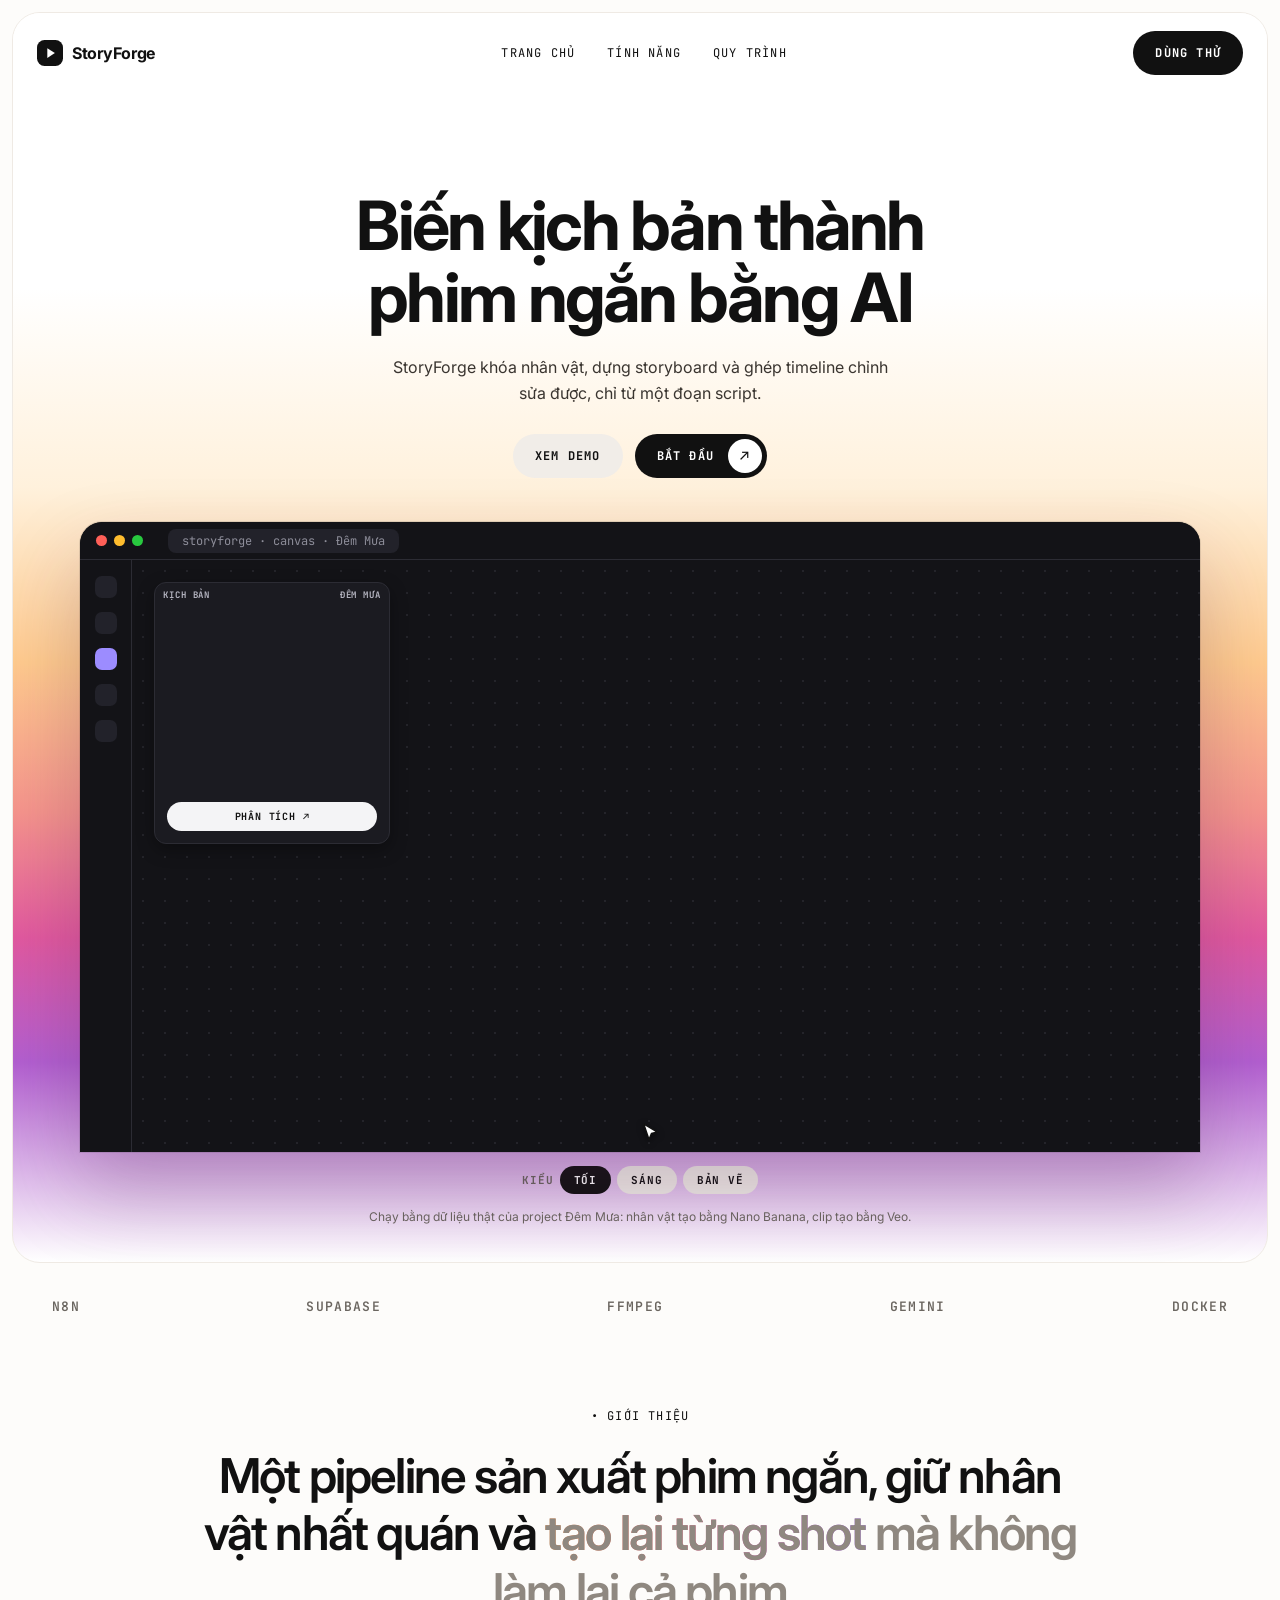
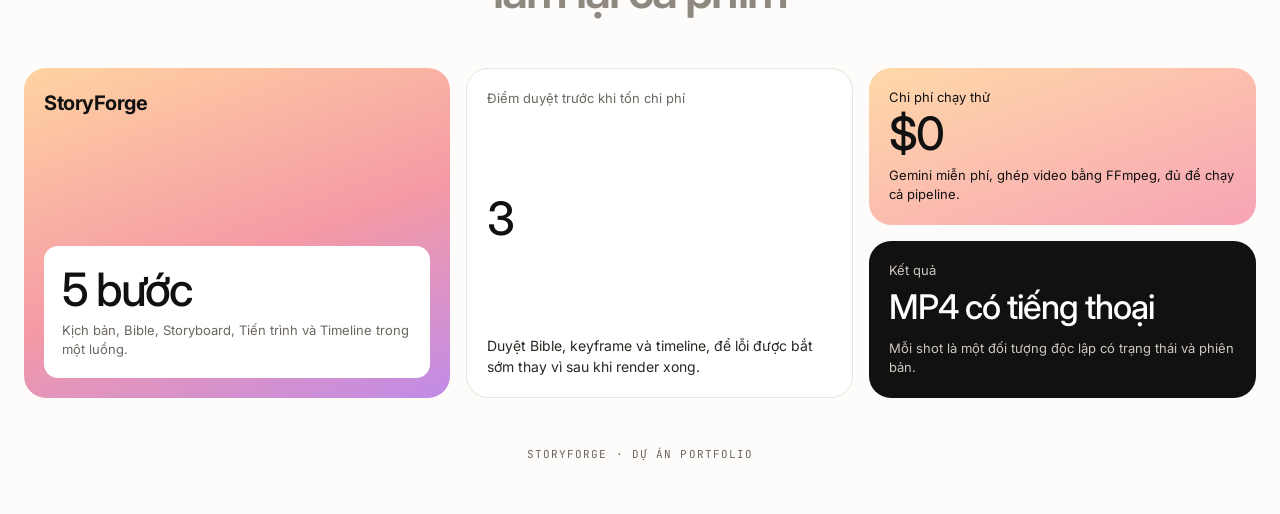
<file: web/index.html>
<!doctype html>
<html lang="vi">
<head>
<meta charset="utf-8">
<meta name="viewport" content="width=device-width, initial-scale=1">
<title>StoryForge</title>
<meta name="description" content="Biến kịch bản thành phim ngắn bằng AI: khóa nhân vật, dựng storyboard, tạo lại riêng từng shot.">
<link rel="icon" href="data:image/svg+xml,%3Csvg xmlns='http://www.w3.org/2000/svg' viewBox='0 0 24 24'%3E%3Crect width='24' height='24' rx='7' fill='%23111'/%3E%3Cpath d='M9.5 7.5v9l7-4.5z' fill='%23fff'/%3E%3C/svg%3E">
<link rel="preconnect" href="https://fonts.googleapis.com">
<link rel="preconnect" href="https://fonts.gstatic.com" crossorigin>
<link href="https://fonts.googleapis.com/css2?family=Inter:wght@400;500;600;700&family=JetBrains+Mono:wght@400;500;700&display=swap" rel="stylesheet">
<link rel="stylesheet" href="styles.css?v=2">
<link rel="stylesheet" href="hero-demo.css?v=1">
<style>
  .landing-hero { padding-bottom: 36px; }
  .landing-hero::before {
    content: "";
    position: absolute;
    inset: 0;
    background: linear-gradient(180deg, #FFFFFF 0%, #FFFFFF 22%, #FFF1DC 38%, #FFCB8E 52%, #F5948C 64%, #E1599F 74%, #B25FD0 84%, #FFFFFF00 100%);
  }
  .hero-body { position: relative; text-align: center; padding: clamp(40px, 8vw, 96px) 20px 36px; }
  .hero-body h1 { margin: 0; font-size: clamp(36px, 6.4vw, 68px); line-height: 1.06; font-weight: 700; letter-spacing: -0.04em; }
  .hero-body p { margin: 22px auto 0; max-width: 520px; font-size: 16px; line-height: 1.6; color: #3A3530; }
  .cta { margin-top: 28px; display: flex; justify-content: center; flex-wrap: wrap; gap: 12px; }

  .stack { display: flex; justify-content: space-between; flex-wrap: wrap; gap: 12px 28px; padding: 34px 40px; font-size: 15px; font-weight: 600; color: var(--muted); }

  .intro { text-align: center; padding: 56px 20px 0; }
  .intro .section-title { margin: 22px auto 0; max-width: 900px; }
  .intro .section-title span { color: #8F8880; }

  .cards { display: grid; grid-template-columns: 1.1fr 1fr 1fr; gap: 16px; padding: 48px 12px 40px; }
  .feat { border-radius: 22px; padding: 20px; min-height: 330px; display: flex; flex-direction: column; justify-content: space-between; }
  .feat-a { background: linear-gradient(160deg, #FFD3A1, #F59AA5 55%, #C08BE8); }
  .feat-a .inner { background: #fff; border-radius: 14px; padding: 18px; }
  .feat .stat { font-size: 46px; font-weight: 500; letter-spacing: -2px; line-height: 1.1; }
  .feat p { margin: 6px 0 0; font-size: 13px; color: var(--muted); line-height: 1.5; }
  .feat-b { background: #fff; border: 1px solid var(--line); }
  .feat-c { display: flex; flex-direction: column; gap: 16px; padding: 0; min-height: 0; }
  .feat-c > div { border-radius: 22px; padding: 20px; min-height: 157px; display: flex; flex-direction: column; justify-content: space-between; }
  .feat-c .warm { background: linear-gradient(160deg, #FFD9A8, #F7A3B5); }
  .feat-c .dark { background: #111; color: #fff; }
  .feat-c .dark p { color: #CFC8BF; }

  footer { text-align: center; padding: 8px 0 40px; color: var(--muted); }

  @media (max-width: 900px) {
    .cards { grid-template-columns: 1fr; }
  }
</style>
</head>
<body>
<div class="shell">
  <header class="hero landing-hero">
    <div class="topbar">
      <a class="logo" href="./" aria-label="StoryForge, trang chủ">
        <svg width="26" height="26" viewBox="0 0 24 24" aria-hidden="true"><rect width="24" height="24" rx="7" fill="#111"/><path d="M9.5 7.5v9l7-4.5z" fill="#fff"/></svg>
        StoryForge
      </a>
      <nav class="nav mono" aria-label="Điều hướng chính">
        <a href="./">Trang chủ</a>
        <a href="#tinh-nang">Tính năng</a>
        <a href="#quy-trinh">Quy trình</a>
      </nav>
      <a class="btn btn-dark no-arrow" href="#quy-trinh">Dùng thử</a>
    </div>

    <div class="hero-body">
      <h1>Biến kịch bản thành<br>phim ngắn bằng AI</h1>
      <p>StoryForge khóa nhân vật, dựng storyboard và ghép timeline chỉnh sửa được, chỉ từ một đoạn script.</p>
      <div class="cta">
        <a class="btn" href="#quy-trinh">Xem demo</a>
        <a class="btn btn-dark" href="#quy-trinh">Bắt đầu <span class="arrow" aria-hidden="true">↗</span></a>
      </div>
    </div>

    <div class="demo-wrap">
      <div class="demo" id="demo" data-look="dark" role="img" aria-label="Minh họa chạy vòng lặp: dán kịch bản, hệ thống tách nhân vật, phụ kiện, bối cảnh và shot, chọn một shot để thấy clip, rồi ghép thành phim."><noscript style="color:#fff;padding:24px;display:block">Bật JavaScript để xem demo chạy.</noscript></div>
      <div class="looks" role="group" aria-label="Kiểu hiển thị của demo"><span>Kiểu</span>
        <button type="button" data-look="dark" aria-pressed="true">Tối</button>
        <button type="button" data-look="light" aria-pressed="false">Sáng</button>
        <button type="button" data-look="blueprint" aria-pressed="false">Bản vẽ</button>
      </div>
      <p class="demo-note">Chạy bằng dữ liệu thật của project Đêm Mưa: nhân vật tạo bằng Nano Banana, clip tạo bằng Veo.</p>
    </div>
  </header>

  <div class="stack mono" aria-label="Công nghệ sử dụng" style="font-size:13px">
    <span>n8n</span><span>Supabase</span><span>FFmpeg</span><span>Gemini</span><span>Docker</span>
  </div>

  <section class="intro" id="tinh-nang">
    <div class="mono">• Giới thiệu</div>
    <div class="section-title">Một pipeline sản xuất phim ngắn, giữ nhân vật nhất quán và <span class="grad-text">tạo lại từng shot</span> <span>mà không làm lại cả phim</span></div>
  </section>

  <section class="cards" id="quy-trinh" aria-label="Điểm nổi bật">
    <div class="feat feat-a">
      <b style="font-size:20px;letter-spacing:-.5px">StoryForge</b>
      <div class="inner">
        <div class="stat">5 bước</div>
        <p>Kịch bản, Bible, Storyboard, Tiến trình và Timeline trong một luồng.</p>
      </div>
    </div>
    <div class="feat feat-b">
      <p style="margin:0">Điểm duyệt trước khi tốn chi phí</p>
      <div class="stat">3</div>
      <p style="color:var(--text);font-size:14px">Duyệt Bible, keyframe và timeline, để lỗi được bắt sớm thay vì sau khi render xong.</p>
    </div>
    <div class="feat feat-c">
      <div class="warm">
        <p style="margin:0;color:#111">Chi phí chạy thử</p>
        <div class="stat">$0</div>
        <p style="color:#111">Gemini miễn phí, ghép video bằng FFmpeg, đủ để chạy cả pipeline.</p>
      </div>
      <div class="dark">
        <p style="margin:0">Kết quả</p>
        <div class="stat" style="font-size:34px;letter-spacing:-1px">MP4 có tiếng thoại</div>
        <p>Mỗi shot là một đối tượng độc lập có trạng thái và phiên bản.</p>
      </div>
    </div>
  </section>

  <footer class="mono" style="font-size:11px">StoryForge · dự án portfolio</footer>
</div>
<script src="hero-demo.js?v=1" defer></script>
</body>
</html>
</file>
<file: web/styles.css>
/* StoryForge: nền sáng, gradient cam hồng tím, nút viên thuốc đen. Chữ: Inter (giao diện) và JetBrains Mono (nhãn). */
:root {
  --bg: #FDFCFA;
  --card: #FFFFFF;
  --ink: #111111;
  --text: #2B2723;
  --muted: #6B6660;
  --line: #E9E4DD;
  --soft: #F1EDE8;
  --pink: #C93A77;
  --green: #1E7F52;
  --amber: #8F5E14;
  --grad: linear-gradient(90deg, #F08A3C, #E0457B, #9B5CF6);
  --font: 'Inter', system-ui, -apple-system, 'Segoe UI', sans-serif;
  --mono: 'JetBrains Mono', ui-monospace, 'SF Mono', Menlo, monospace;
}

* { box-sizing: border-box; }
html { scroll-behavior: smooth; }
body {
  margin: 0;
  background: var(--bg);
  color: var(--ink);
  font-family: var(--font);
  font-size: 15px;
  line-height: 1.5;
  -webkit-font-smoothing: antialiased;
  text-rendering: optimizeLegibility;
}
a { color: inherit; text-decoration: none; }
img, svg { max-width: 100%; }

.mono {
  font-family: var(--mono);
  text-transform: uppercase;
  letter-spacing: .1em;
  font-size: 12px;
}
.eyebrow { color: var(--pink); }
.grad-text {
  background: var(--grad);
  -webkit-background-clip: text;
  background-clip: text;
  color: transparent;
}

/* Nút */
.btn {
  display: inline-flex;
  align-items: center;
  gap: 14px;
  min-height: 44px;
  padding: 0 22px;
  border-radius: 999px;
  border: 0;
  background: var(--soft);
  color: var(--ink);
  font: 700 12px var(--mono);
  text-transform: uppercase;
  letter-spacing: .1em;
  white-space: nowrap;
  cursor: pointer;
}
.btn-dark { background: var(--ink); color: #fff; padding-right: 5px; }
.btn-dark .arrow {
  width: 34px; height: 34px; border-radius: 50%;
  background: #fff; color: var(--ink);
  display: inline-flex; align-items: center; justify-content: center;
  font-size: 15px;
}
.btn-dark.no-arrow { padding-right: 22px; }
.btn:focus-visible, a:focus-visible { outline: 3px solid #9B5CF6; outline-offset: 2px; }

/* Khung trang */
.shell { max-width: 1280px; margin: 0 auto; padding: 12px; }
.hero {
  position: relative;
  overflow: hidden;
  border-radius: 28px;
  border: 1px solid #EFEAE4;
  background: #fff;
}
.topbar {
  position: relative;
  z-index: 2;
  display: flex;
  align-items: center;
  justify-content: space-between;
  gap: 16px;
  padding: 18px 24px;
}
.logo { display: flex; align-items: center; gap: 9px; font-weight: 700; font-size: 16px; letter-spacing: -.3px; }
.logo svg { flex: none; }
.nav { display: flex; gap: 32px; }
.nav a { color: var(--ink); }

.section-title { font-size: clamp(28px, 4.2vw, 48px); line-height: 1.2; font-weight: 600; letter-spacing: -1.8px; }
.card {
  background: var(--card);
  border: 1px solid var(--line);
  border-radius: 22px;
  padding: 20px;
}

@media (max-width: 720px) {
  .nav { display: none; }
  .topbar { padding: 14px 16px; }
}

/* ---------- Trang app (Bible, Storyboard, ...) ---------- */
.app-hero { overflow: hidden; }
.app-bg {
  position: absolute;
  inset: 0;
  background:
    radial-gradient(70% 90% at 50% 100%, #F2709CCC 0%, #FFB47A99 50%, #FFFFFF00 100%),
    radial-gradient(45% 80% at 100% 100%, #9B7BF066 0%, #9B7BF000 100%),
    radial-gradient(45% 80% at 0% 100%, #FFC27A88 0%, #FFC27A00 100%);
}
.steps { position: relative; display: flex; flex-wrap: wrap; justify-content: center; gap: 6px; font-size: 11px; }
.pill { padding: 8px 14px; border-radius: 999px; color: #4A4540; white-space: nowrap; }
.pill.on { background: var(--ink); color: #fff; }
.pill.off { color: #8A837A; cursor: default; }
a.pill:hover { background: #ffffff99; }
.badge-mock { background: var(--ink); color: #fff; padding: 10px 18px; border-radius: 999px; font-weight: 700; font-size: 11px; white-space: nowrap; }
.page-hero { position: relative; text-align: center; padding: 28px 20px 56px; }
.page-hero h1 { margin: 12px 0 0; font-size: clamp(32px, 5vw, 54px); line-height: 1.06; font-weight: 700; letter-spacing: -0.045em; }
.page-hero p { margin: 14px auto 0; max-width: 560px; font-size: 16px; line-height: 1.5; color: #3A3530; }

.content { padding: 28px 12px 0; }
.content h2.mono { color: var(--muted); font-weight: 400; margin: 0 0 14px; }
.grid { display: grid; gap: 16px; grid-template-columns: repeat(auto-fill, minmax(260px, 1fr)); }
.group + .group { margin-top: 36px; }
.note-box { text-align: center; color: var(--muted); }
.note-box.err { color: #B3261E; }
code { font-family: var(--mono); background: var(--soft); padding: 2px 6px; border-radius: 6px; font-size: 13px; }

.badge { display: inline-flex; align-items: center; gap: 6px; padding: 4px 10px; border-radius: 999px; font-size: 12px; font-weight: 500; }
.badge i { width: 6px; height: 6px; border-radius: 50%; background: currentColor; }
.badge.pending { background: #B7791F1F; color: var(--amber); }
.badge.approved { background: #1E9E631F; color: var(--green); }
.badge.failed { background: #D92D201F; color: #B3261E; }

.asset { padding: 12px; display: flex; flex-direction: column; gap: 12px; }
.asset .thumb { height: 150px; border-radius: 14px; display: flex; align-items: flex-end; padding: 12px; color: #fff; font: 700 54px/1 var(--font); letter-spacing: -2px; }
.asset .body { padding: 0 6px 6px; display: flex; flex-direction: column; gap: 6px; }
.asset h3 { margin: 0; font-size: 20px; font-weight: 600; letter-spacing: -.5px; }
.asset .meta { color: var(--muted); font-size: 13px; }
.asset p { margin: 0; font-size: 14px; color: var(--text); }
.chips { display: flex; flex-wrap: wrap; gap: 6px; }
.chip { padding: 3px 10px; border-radius: 999px; background: var(--soft); font-size: 12px; }

.scene-head { display: flex; flex-wrap: wrap; align-items: baseline; gap: 6px 14px; margin-bottom: 14px; }
.scene-head h2 { margin: 0; font-size: 22px; letter-spacing: -.5px; font-weight: 600; }
.scene-head .meta { color: var(--muted); font-size: 13px; }
.shot { padding: 12px; display: flex; flex-direction: column; gap: 10px; }
.shot .frame { aspect-ratio: 16 / 9; border-radius: 14px; overflow: hidden; background: #0A0C11; display: flex; align-items: center; justify-content: center; color: #A39C93; font-size: 13px; }
.shot .frame img { width: 100%; height: 100%; object-fit: cover; display: block; }
.shot .row { display: flex; justify-content: space-between; align-items: center; gap: 8px; padding: 0 6px; }
.shot .row b { font-size: 15px; }
.shot .action { padding: 0 6px; font-size: 14px; color: var(--text); }
.shot .says { padding: 0 6px; font-size: 14px; }
.shot .says b { color: var(--pink); font-weight: 600; }
.shot .foot { padding: 0 6px 6px; color: var(--muted); font-size: 12px; display: flex; flex-wrap: wrap; gap: 4px 14px; }
.summary { display: flex; flex-wrap: wrap; gap: 8px; margin-bottom: 28px; }
.summary .chip { background: #fff; border: 1px solid var(--line); font-size: 13px; padding: 6px 14px; }

@media (max-width: 820px) {
  .topbar { flex-wrap: wrap; }
  .steps { order: 3; width: 100%; }
  .page-hero { padding-bottom: 40px; }
}


/* ===== Giao diện app (mọi trang trong): tông tối, thanh điều hướng bên trái. Trang chủ giữ nền sáng. ===== */
body.app {
  --bg: #0F0F12; --card: #1A1A1F; --card2: #202026; --ink: #EDEDF0; --text: #D6D6DC; --muted: #8D8D99; --line: #2C2C34; --soft: #24242A;
  --pink: #FF5C93; --green: #3DD68C; --amber: #F2B34A; --red: #FF7A9C; --btn: #F4F4F6; --btn-t: #111; --accent: #8B7CF6;
  --c-char: #FF5C93; --c-prop: #FFA0C4; --c-loc: #35D0BA; --c-shot: #9C8CFF; --c-film: #FFB84D;
  background: var(--bg); color: var(--ink); color-scheme: dark;
}
body.app .shell { max-width: 1360px; margin: 0 auto; padding: 18px 24px 48px 88px; }
body.app .hero, body.app .app-hero { background: none; border: 0; border-radius: 0; overflow: visible; }
body.app .app-bg, body.app .page-hero, body.app .topbar { display: none; }
body.app .btn { background: var(--soft); color: var(--ink); }
body.app .btn:hover { background: #2C2C34; }
body.app .btn-dark { background: var(--btn); color: var(--btn-t); }
body.app .btn-dark .arrow { background: var(--btn-t); color: var(--btn); }
body.app .btn:focus-visible, body.app a:focus-visible { outline-color: var(--accent); }
body.app .card { background: var(--card); border-color: var(--line); border-radius: 18px; }
body.app .summary .chip { background: var(--card); border-color: var(--line); color: var(--text); }
body.app .chip { background: var(--soft); color: var(--text); }
body.app code { background: var(--soft); color: var(--text); }
body.app .note-box.err { color: var(--red); }
body.app .badge.failed { color: var(--red); background: #FF7A9C22; }
body.app .badge.pending { color: var(--amber); background: #F2B34A22; }
body.app .badge.approved { color: var(--green); background: #3DD68C22; }
body.app .shot .frame { background: #09090B; }
body.app .asset .thumb { border-radius: 12px; }

/* Đầu trang gọn, căn trái */
.apphead { display: flex; align-items: flex-start; justify-content: space-between; gap: 20px; padding: 6px 0 22px; border-bottom: 1px solid var(--line); margin-bottom: 8px; }
.ah-main .eyebrow { color: var(--pink); }
.apphead h1 { margin: 8px 0 0; font-size: clamp(26px, 3.4vw, 40px); line-height: 1.1; font-weight: 700; letter-spacing: -0.035em; color: var(--ink); }
.apphead p { margin: 10px 0 0; max-width: 640px; font-size: 15px; line-height: 1.55; color: var(--muted); }
.apphead .badge-mock { flex: none; background: var(--card); border: 1px solid var(--line); color: var(--muted); padding: 9px 14px; border-radius: 12px; font-size: 11px; }
body.app .content { padding: 22px 0 0; }
body.app .content h2.mono { color: var(--muted); }

/* Thanh điều hướng bên trái */
.rail { position: fixed; left: 14px; top: 14px; bottom: 14px; width: 56px; z-index: 20; display: flex; flex-direction: column; gap: 4px; align-items: center; padding: 10px 0; overflow-y: auto;
  background: var(--card); border: 1px solid var(--line); border-radius: 18px; }
.rail a { width: 44px; min-height: 48px; display: flex; flex-direction: column; align-items: center; justify-content: center; gap: 3px; border-radius: 11px; color: var(--muted); font-size: 8.5px; font-weight: 500; letter-spacing: .02em; text-align: center; line-height: 1.1; }
.rail a:hover { background: var(--soft); color: var(--ink); }
.rail a.on { background: #2A2740; color: #fff; }
.rail svg { width: 18px; height: 18px; flex: none; }
.rail a.logo { width: 34px; min-height: 34px; height: 34px; border-radius: 10px; background: #fff; margin-bottom: 8px; flex: none; }
.rail a.logo::after { content: ""; border-left: 9px solid #111; border-top: 6px solid transparent; border-bottom: 6px solid transparent; margin-left: 3px; }
.rail a.logo:hover { background: #fff; }

@media (max-width: 820px) {
  body.app .shell { padding: 12px 14px 40px; }
  .rail { position: sticky; top: 8px; left: auto; bottom: auto; width: auto; height: 58px; flex-direction: row; justify-content: flex-start; padding: 6px 10px; margin-bottom: 14px; overflow-x: auto; overflow-y: hidden; }
  .rail a.logo { margin: 0 6px 0 0; }
  .apphead { flex-direction: column; }
}

/* Tiêu đề vùng và các chỉnh riêng cho nền tối */
.zhead { display: flex; align-items: center; gap: 12px; padding: 10px 14px; margin: 0 0 14px; border-radius: 14px; background: var(--zc); color: #121216; }
.zhead .zi { width: 30px; height: 30px; border-radius: 9px; background: rgba(0,0,0,.18); display: grid; place-items: center; flex: none; }
.zhead .zi svg { width: 18px; height: 18px; }
.zhead .zt { display: flex; flex-direction: column; min-width: 0; line-height: 1.2; }
.zhead .zt b { font: 700 14px var(--mono); letter-spacing: .08em; text-transform: uppercase; }
.zhead .zt i { font-style: normal; font-size: 12px; opacity: .8; }
.zhead em { margin-left: auto; font: 700 13px var(--mono); font-style: normal; background: rgba(0,0,0,.2); border-radius: 999px; padding: 2px 11px; }
body.app .notice.err { color: var(--red); background: #FF7A9C22; }
body.app .notice.ok { color: var(--green); background: #3DD68C22; }
body.app .asset .thumb.photo, body.app .prop-thumb { background: var(--soft); }
body.app .shot .frame { color: var(--muted); }
body.app .group + .group { margin-top: 40px; }
</file>
<file: web/hero-demo.css>
/* Hero demo: cửa sổ Canvas thật chạy vòng lặp 5 nhịp. Khung cố định 1120x630, thu phóng theo bề ngang. */
.demo-wrap { position: relative; padding: 8px 12px 0; display: flex; flex-direction: column; align-items: center; gap: 14px; }
.demo { --s: 1; position: relative; width: min(1120px, 100%); aspect-ratio: 1120 / 630; overflow: hidden; border-radius: 22px 22px 0 0;
  box-shadow: 0 40px 80px #4A1E4A40, 0 0 0 1px #0000001a; background: var(--d-bg); color: var(--d-text); font-family: var(--font); }
.demo-stage { position: absolute; left: 0; top: 0; width: 1120px; height: 630px; transform: scale(var(--s)); transform-origin: 0 0; transition: opacity .55s; }

/* Ba kiểu hiển thị: một cảnh, viết một lần */
.demo[data-look="dark"] { --d-bg:#0E0E11; --d-win:#131317; --d-card:#1B1B21; --d-line:#2C2C34; --d-text:#EDEDF0; --d-muted:#8D8D99; --d-dot:#24242A; --d-bar:#22222A;
  --c-char:#FF5C93; --c-prop:#FFA0C4; --c-loc:#35D0BA; --c-shot:#9C8CFF; --c-film:#FFB84D; --d-edge:#A99BFF; --d-btn:#F4F4F6; --d-btn-t:#111; }
.demo[data-look="light"] { --d-bg:#EEE9E3; --d-win:#FBFAF8; --d-card:#FFFFFF; --d-line:#E2DCD3; --d-text:#1A1714; --d-muted:#7A736B; --d-dot:#E4DED5; --d-bar:#ECE7E0;
  --c-char:#D6336E; --c-prop:#E07FA8; --c-loc:#119A88; --c-shot:#6454D6; --c-film:#D58A0C; --d-edge:#6454D6; --d-btn:#111; --d-btn-t:#fff; }
.demo[data-look="blueprint"] { --d-bg:#0A2A5E; --d-win:#0C3170; --d-card:#0E3A82; --d-line:#4C86D9; --d-text:#E6F0FF; --d-muted:#93B8F0; --d-dot:#1C4C9E; --d-bar:#1A4796;
  --c-char:#BFDBFF; --c-prop:#9FC6FF; --c-loc:#BFDBFF; --c-shot:#FFFFFF; --c-film:#FFE08A; --d-edge:#FFFFFF; --d-btn:#fff; --d-btn-t:#0A2A5E; }
.demo[data-look="blueprint"] .dn, .demo[data-look="blueprint"] .dz { box-shadow: none; }

/* Cửa sổ: dính góc trên trái và chạy ra khỏi mép phải, mép dưới (khung cắt được quyết định trước) */
.win { position: absolute; left: 0; top: 0; width: 1240px; height: 720px; background: var(--d-win); border-radius: 22px 0 0 0; overflow: hidden; }
.tb { height: 38px; display: flex; align-items: center; gap: 7px; padding: 0 16px; border-bottom: 1px solid var(--d-line); }
.tb i { width: 11px; height: 11px; border-radius: 50%; background: var(--d-dot); display: block; }
.tb i:nth-child(1) { background: #FF6058; } .tb i:nth-child(2) { background: #FFBD2E; } .tb i:nth-child(3) { background: #28C93F; }
.tb .url { margin-left: 18px; font: 400 12px var(--mono); color: var(--d-muted); background: var(--d-bar); padding: 4px 14px; border-radius: 8px; }
.rl { position: absolute; left: 0; top: 38px; bottom: 0; width: 52px; border-right: 1px solid var(--d-line); display: flex; flex-direction: column; align-items: center; gap: 14px; padding-top: 16px; }
.rl b { width: 22px; height: 22px; border-radius: 7px; background: var(--d-bar); display: block; }
.rl b.on { background: var(--c-shot); }
.cv { position: absolute; left: 52px; top: 38px; right: 0; bottom: 0; overflow: hidden;
  background-image: radial-gradient(var(--d-dot) 1px, transparent 1px); background-size: 22px 22px; }
.world { position: absolute; left: 0; top: 0; width: 1188px; height: 682px; transform-origin: 0 0; transition: transform 1.1s cubic-bezier(.45, .05, .25, 1); }

/* Vùng: dải tiêu đề màu đặc, khung nhạt */
.dz { position: absolute; z-index: 0; border-radius: 16px; border: 1px solid color-mix(in srgb, var(--zc) 45%, transparent); background: color-mix(in srgb, var(--zc) 7%, var(--d-win));
  opacity: 0; transform: translateY(10px) scale(.98); transition: opacity .5s, transform .5s; }
.dz.in { opacity: 1; transform: none; }
.dz .zh { height: 34px; border-radius: 15px 15px 0 0; background: var(--zc); color: #101014; display: flex; align-items: center; gap: 8px; padding: 0 12px; font: 700 11px var(--mono); letter-spacing: .1em; text-transform: uppercase; }
.demo[data-look="blueprint"] .dz .zh { color: #0A2A5E; }
.dz .zh em { margin-left: auto; font-style: normal; background: #0003; border-radius: 99px; padding: 1px 8px; }
.dz.z-char { --zc: var(--c-char); } .dz.z-prop { --zc: var(--c-prop); } .dz.z-loc { --zc: var(--c-loc); } .dz.z-shot { --zc: var(--c-shot); } .dz.z-film { --zc: var(--c-film); }

/* Nút: mỗi loại một hình dạng */
.dn { position: absolute; z-index: 2; background: var(--d-card); border: 1px solid var(--d-line); box-shadow: 0 6px 18px #0005; opacity: 0; transform: translateY(8px) scale(.96);
  transition: opacity .45s, transform .45s, outline-color .2s, filter .3s; outline: 2px solid transparent; outline-offset: 2px; }
.dn.in { opacity: 1; transform: none; }
.dn.dim { opacity: .28 !important; filter: saturate(.5); }
.dn.sel { outline-color: var(--d-edge); }
.dn img { display: block; width: 100%; object-fit: cover; background: var(--d-bar); }
.dn .tg { font: 700 9px var(--mono); letter-spacing: .1em; text-transform: uppercase; color: var(--nc); display: flex; justify-content: space-between; align-items: center; padding: 6px 8px 0; }
.dn h5 { margin: 0; font-size: 13px; font-weight: 600; letter-spacing: -.2px; padding: 4px 8px 0; }
.dn p { margin: 0; font-size: 10px; color: var(--d-muted); padding: 1px 8px 8px; }
.n-char { --nc: var(--c-char); border-left: 3px solid var(--nc); border-radius: 14px; width: 118px; }
.n-char img { height: 118px; border-radius: 11px 11px 0 0; }
.n-prop { --nc: var(--c-prop); border-left: 3px solid var(--nc); border-radius: 36px 12px 12px 36px; width: 128px; height: 72px; display: flex; align-items: center; gap: 8px; padding: 6px 8px 6px 6px; }
.n-prop .ring { width: 48px; height: 48px; border-radius: 50%; border: 6px solid #C7CCD6; box-shadow: inset 0 0 0 2px #6d7480, 0 0 0 2px var(--nc); flex: none; background: radial-gradient(circle at 30% 30%, #fff6, transparent 50%); }
.n-prop h5 { padding: 0; font-size: 11px; line-height: 1.15; } .n-prop p { padding: 2px 0 0; }
.n-loc { --nc: var(--c-loc); border-left: 3px solid var(--nc); border-radius: 10px; width: 210px; overflow: hidden; }
.n-loc img { height: 118px; } .n-loc h5 { position: absolute; left: 0; right: 0; top: 66px; padding: 28px 12px 8px; margin: 0; background: linear-gradient(transparent, #000a); color: #fff; font-size: 14px; }
.n-shot { --nc: var(--c-shot); border-top: 3px solid var(--nc); border-radius: 5px; width: 150px; background: var(--d-win); overflow: hidden; }
.n-shot .perf { height: 5px; background: repeating-linear-gradient(90deg, var(--d-line) 0 7px, transparent 7px 14px); }
.n-shot .ph { position: relative; height: 84px; } .n-shot .ph img { position: absolute; inset: 0; height: 84px; transition: opacity .5s; }
.n-shot .ph img.clip { opacity: 0; } .n-shot.has-clip .ph img.clip { opacity: 1; }
.n-shot .bd { position: absolute; right: 5px; top: 5px; font: 700 8px var(--mono); padding: 2px 5px; border-radius: 4px; background: #2E9E5B; color: #fff; opacity: 0; transition: opacity .3s; }
.n-shot.has-clip .bd { opacity: 1; }
.n-shot .pg { height: 3px; background: var(--d-bar); } .n-shot .pg b { display: block; height: 3px; width: 0; background: #3DD68C; }
.n-shot.run .pg b { width: 100%; transition: width 1.1s linear; }
.n-shot h5 { font-size: 10px; text-transform: uppercase; letter-spacing: .06em; padding: 5px 8px 7px; font-family: var(--mono); font-weight: 700; }
.n-film { --nc: var(--c-film); border: 2px solid var(--nc); border-radius: 14px; width: 138px; overflow: hidden; }
.n-film img { height: 78px; filter: grayscale(1) brightness(.6); transition: filter .8s; } .n-film.done img { filter: none; }
.n-film .play { position: absolute; left: 50%; top: 39px; width: 34px; height: 34px; margin: -17px 0 0 -17px; border-radius: 50%; background: #fffd; opacity: 0; transition: opacity .5s; }
.n-film .play::after { content: ""; position: absolute; left: 13px; top: 9px; border-left: 12px solid #111; border-top: 8px solid transparent; border-bottom: 8px solid transparent; }
.n-film.done .play { opacity: 1; }
.n-film button { all: unset; display: block; margin: 6px 8px 8px; padding: 6px 8px; border-radius: 99px; background: var(--d-btn); color: var(--d-btn-t); font: 700 9px var(--mono); text-transform: uppercase; letter-spacing: .08em; text-align: center; transition: transform .15s; }
.n-film button.press { transform: scale(.94); }

/* Thẻ kịch bản (chữ thật chỉ ở chỗ có chuyện, còn lại là vạch xám) */
.n-script { --nc: #B4B4C0; width: 236px; height: 262px; border-radius: 12px; opacity: 1; transform: none; padding: 0; display: flex; flex-direction: column; }
.n-script .tx { flex: 1; padding: 6px 12px; font: 400 10.5px/1.55 var(--mono); color: var(--d-text); white-space: pre-wrap; overflow: hidden; }
.n-script .tx .u { color: var(--d-muted); }
.n-script .caret { display: inline-block; width: 6px; height: 12px; background: var(--d-edge); vertical-align: -2px; animation: caret 1s steps(1) infinite; }
@keyframes caret { 50% { opacity: 0; } }
.n-script button { all: unset; margin: 0 12px 12px; padding: 8px 12px; border-radius: 99px; background: var(--d-btn); color: var(--d-btn-t); font: 700 10px var(--mono); text-transform: uppercase; letter-spacing: .08em; text-align: center; transition: transform .15s, opacity .3s; }
.n-script button.press { transform: scale(.94); }
.n-script.sent button { opacity: .35; }

/* Đường nối: chỉ sáng khi liên quan tới nút đang chọn */
svg.de { position: absolute; z-index: 1; left: 0; top: 0; width: 1188px; height: 682px; overflow: visible; pointer-events: none; }
svg.de path { fill: none; stroke: var(--d-line); stroke-width: 1.5; opacity: 0; transition: opacity .4s, stroke .3s; }
svg.de path.vis { opacity: .5; } svg.de path.on { opacity: 1; stroke: var(--d-edge); stroke-width: 2.5; }

/* Thẻ trượt vào: chỉ thẻ mà câu chuyện cần */
.dpanel { position: absolute; right: 18px; top: 56px; width: 290px; background: var(--d-card); border: 1px solid var(--d-line); border-radius: 16px; box-shadow: 0 24px 50px #0008;
  padding: 14px; transform: translateX(340px); opacity: 0; transition: transform .7s cubic-bezier(.2, .8, .2, 1), opacity .5s; }
.dpanel.open { transform: none; opacity: 1; }
.dpanel .ph { position: relative; border-radius: 10px; overflow: hidden; aspect-ratio: 16 / 9; margin: 8px 0; background: #000; }
.dpanel .ph img { position: absolute; inset: 0; width: 100%; height: 100%; object-fit: cover; transition: opacity .6s; }
.dpanel .ph img.clip { opacity: 0; } .dpanel.clip .ph img.clip { opacity: 1; }
.dpanel .k { font: 700 9px var(--mono); letter-spacing: .1em; text-transform: uppercase; color: var(--c-shot); display: flex; justify-content: space-between; }
.dpanel h4 { margin: 4px 0 0; font-size: 16px; letter-spacing: -.3px; }
.dpanel .ln { height: 6px; border-radius: 3px; background: var(--d-bar); margin: 6px 0; } .dpanel .ln.w1 { width: 92%; } .dpanel .ln.w2 { width: 70%; }
.dpanel .say { font: 400 10.5px/1.45 var(--mono); color: var(--d-text); background: var(--d-bar); border-radius: 8px; padding: 7px 9px; margin: 8px 0; }
.dpanel .at { display: flex; gap: 6px; align-items: center; font: 400 9px var(--mono); color: var(--d-muted); text-transform: uppercase; letter-spacing: .08em; }
.dpanel .at img { width: 34px; height: 34px; border-radius: 8px; object-fit: cover; }
.dpanel .up { margin-top: 10px; padding: 8px; border-radius: 99px; background: var(--d-btn); color: var(--d-btn-t); font: 700 9px var(--mono); text-transform: uppercase; letter-spacing: .08em; text-align: center; }

/* Con trỏ: mọi thay đổi đều có nguyên nhân */
.dcursor { position: absolute; left: 0; top: 0; width: 22px; height: 22px; z-index: 9; transition: transform .75s cubic-bezier(.45, .05, .25, 1); pointer-events: none; }
.dcursor svg { width: 22px; height: 22px; filter: drop-shadow(0 2px 3px #0008); display: block; }
.dcursor .rg { position: absolute; left: -9px; top: -9px; width: 20px; height: 20px; border-radius: 50%; border: 2px solid var(--d-edge); opacity: 0; transform: scale(.4); }
.dcursor.press .rg { animation: rg .45s ease-out; }
@keyframes rg { 0% { opacity: .9; transform: scale(.4); } 100% { opacity: 0; transform: scale(1.6); } }

/* Chọn kiểu hiển thị */
.looks { display: flex; gap: 6px; align-items: center; font: 700 11px var(--mono); text-transform: uppercase; letter-spacing: .08em; color: var(--muted); }
.looks button { all: unset; cursor: pointer; padding: 7px 14px; border-radius: 999px; background: var(--soft); color: var(--ink); }
.looks button[aria-pressed="true"] { background: var(--ink); color: #fff; }
.looks button:focus-visible { outline: 2px solid var(--pink); outline-offset: 2px; }
.demo-note { margin: 0; font-size: 12px; color: var(--muted); text-align: center; max-width: 640px; }

@media (prefers-reduced-motion: reduce) {
  .world, .dpanel, .dcursor, .dz, .dn { transition: none; }
  .n-script .caret { animation: none; }
}
</file>
